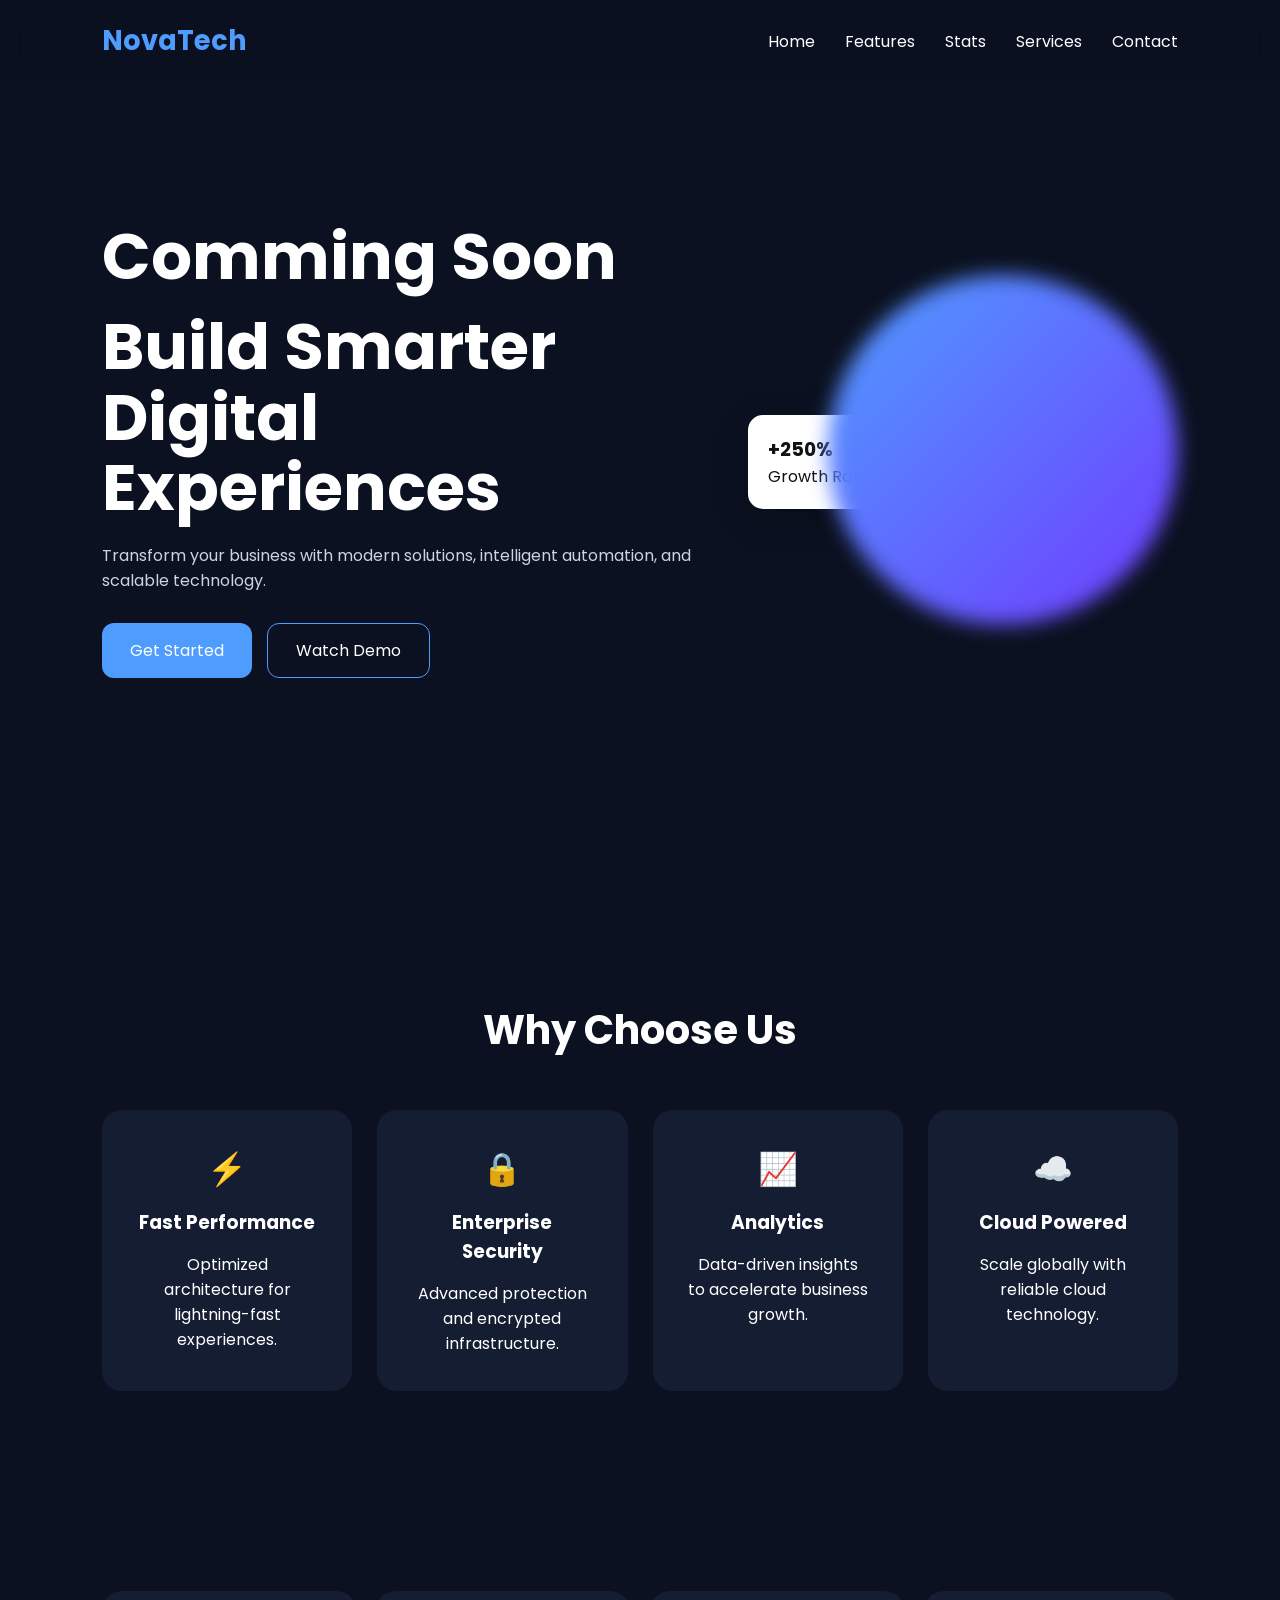
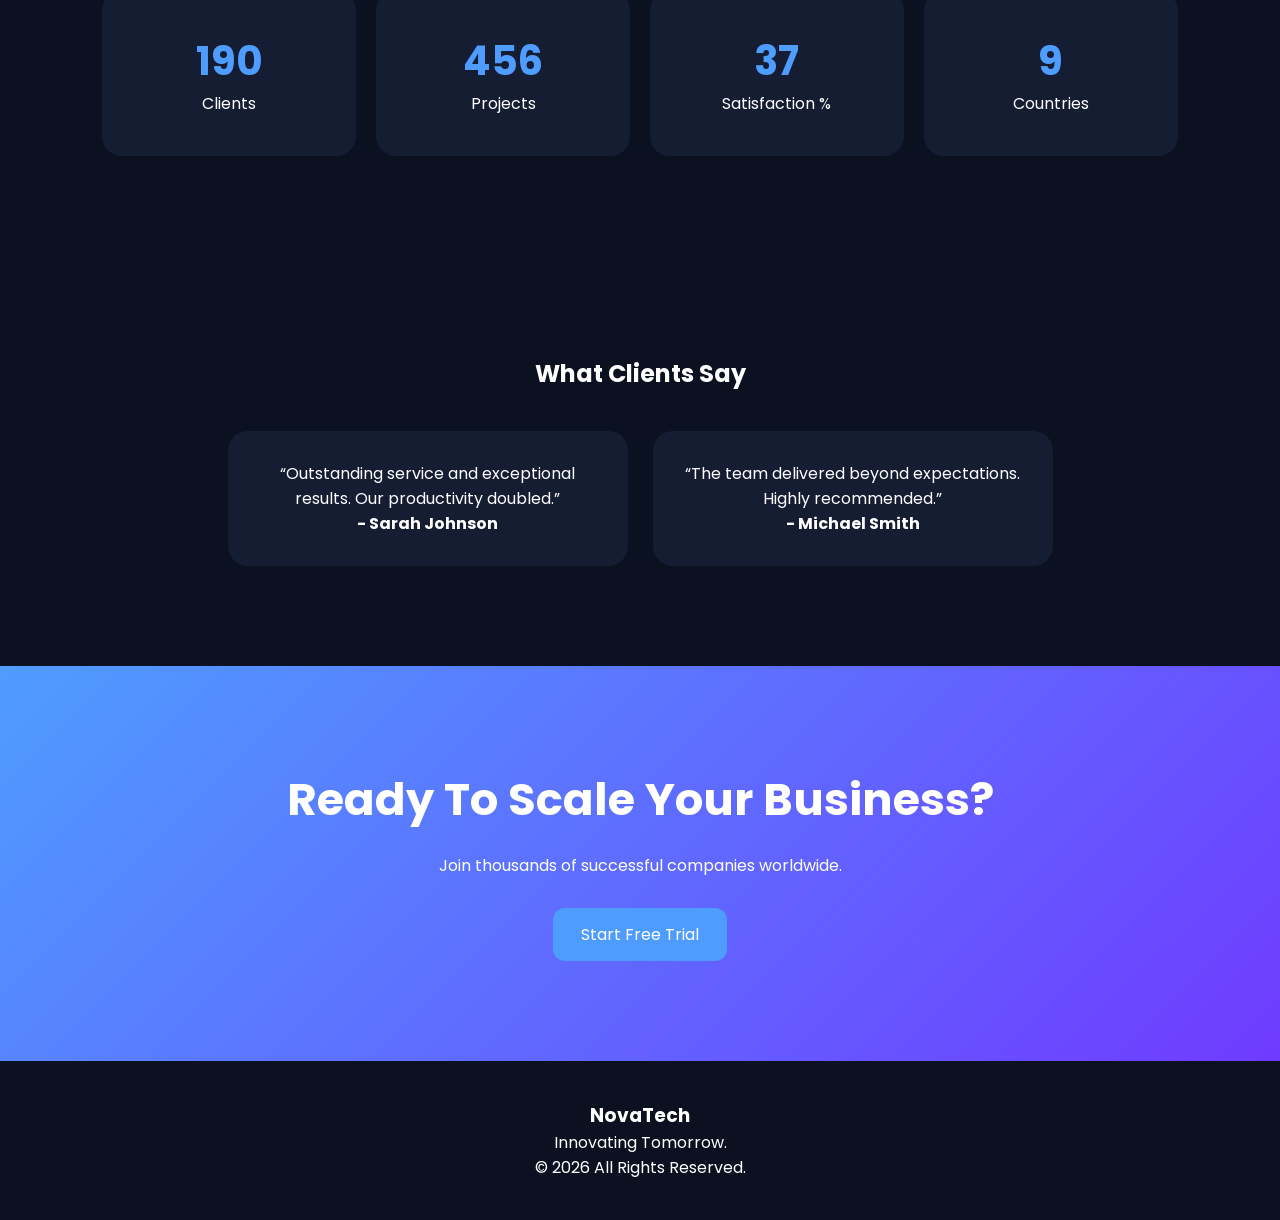
<file: index.html>
<!DOCTYPE html>
<html lang="en">
<head>
    <meta charset="UTF-8">
    <meta name="viewport" content="width=device-width, initial-scale=1.0">
    <title>NovaTech - Future of Innovation</title>

    <link rel="stylesheet" href="./css/style.css"
    ./style.css">

    <link rel="preconnect" href="https://fonts.googleapis.com">
    <link href="https://fonts.googleapis.com/css2?family=Poppins:wght@300;400;500;600;700;800&display=swap" rel="stylesheet">
</head>
<body>

    <header>
        <nav class="navbar">
            <div class="logo">NovaTech</div>

            <ul class="nav-links" id="navLinks">
                <li><a href="#home">Home</a></li>
                <li><a href="#features">Features</a></li>
                <li><a href="#stats">Stats</a></li>
                <li><a href="service.html">Services</a></li>
                <li><a href="#contact">Contact</a></li>
            </ul>

            <div class="menu-btn" id="menuBtn">
                ☰
            </div>
        </nav>
    </header>

    <!-- Hero Section -->
    <section class="hero" id="home">
        <div class="hero-content">
            <h1>Comming Soon</h1>
            <h1>Build Smarter Digital Experiences</h1>
            <p>
                Transform your business with modern solutions,
                intelligent automation, and scalable technology.
            </p>

            <div class="hero-buttons">
                <button class="primary-btn">Get Started</button>
                <button class="secondary-btn">Watch Demo</button>
            </div>
        </div>

        <div class="hero-image">
            <div class="floating-card">
                <h3>+250%</h3>
                <p>Growth Rate</p>
            </div>

            <div class="circle"></div>
        </div>
    </section>

    <!-- Features -->
    <section class="features" id="features">
        <h2>Why Choose Us</h2>

        <div class="feature-grid">

            <div class="card">
                <span>⚡</span>
                <h3>Fast Performance</h3>
                <p>Optimized architecture for lightning-fast experiences.</p>
            </div>

            <div class="card">
                <span>🔒</span>
                <h3>Enterprise Security</h3>
                <p>Advanced protection and encrypted infrastructure.</p>
            </div>

            <div class="card">
                <span>📈</span>
                <h3>Analytics</h3>
                <p>Data-driven insights to accelerate business growth.</p>
            </div>

            <div class="card">
                <span>☁️</span>
                <h3>Cloud Powered</h3>
                <p>Scale globally with reliable cloud technology.</p>
            </div>

        </div>
    </section>

    <!-- Stats -->
    <section class="stats" id="stats">
        <div class="stat-box">
            <h3 class="counter" data-target="500">0</h3>
            <p>Clients</p>
        </div>

        <div class="stat-box">
            <h3 class="counter" data-target="1200">0</h3>
            <p>Projects</p>
        </div>

        <div class="stat-box">
            <h3 class="counter" data-target="98">0</h3>
            <p>Satisfaction %</p>
        </div>

        <div class="stat-box">
            <h3 class="counter" data-target="24">0</h3>
            <p>Countries</p>
        </div>
    </section>

    <!-- Testimonials -->
    <section class="testimonials" id="testimonials">
        <h2>What Clients Say</h2>

        <div class="testimonial-container">

            <div class="testimonial">
                <p>
                    “Outstanding service and exceptional results.
                    Our productivity doubled.”
                </p>
                <h4>- Sarah Johnson</h4>
            </div>

            <div class="testimonial">
                <p>
                    “The team delivered beyond expectations.
                    Highly recommended.”
                </p>
                <h4>- Michael Smith</h4>
            </div>

        </div>
    </section>

    <!-- CTA -->
    <section class="cta">
        <h2>Ready To Scale Your Business?</h2>
        <p>Join thousands of successful companies worldwide.</p>

        <button class="primary-btn">Start Free Trial</button>
    </section>

    <!-- Footer -->
    <footer id="contact">
        <h3>NovaTech</h3>
        <p>Innovating Tomorrow.</p>
        <p>© 2026 All Rights Reserved.</p>
    </footer>

    <script src="./java/app.js"></script>
</body>
</html>
</file>
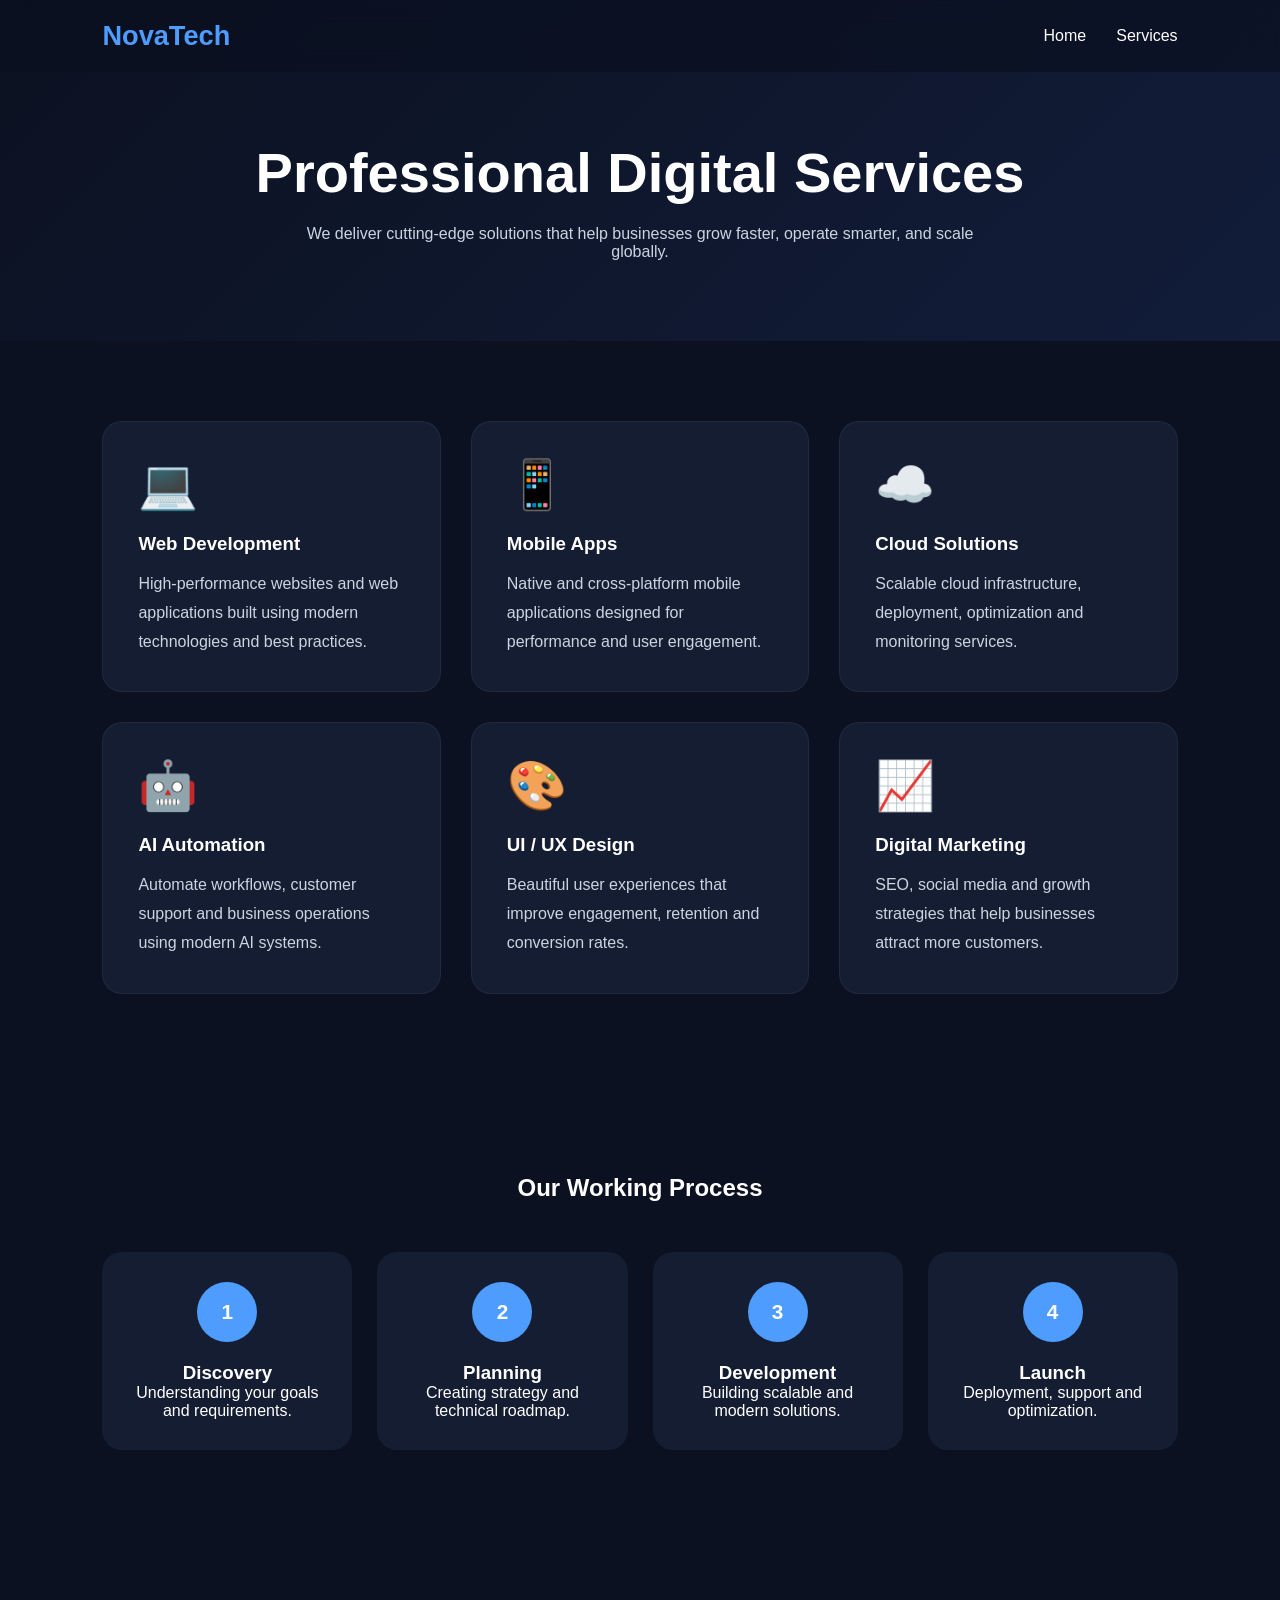
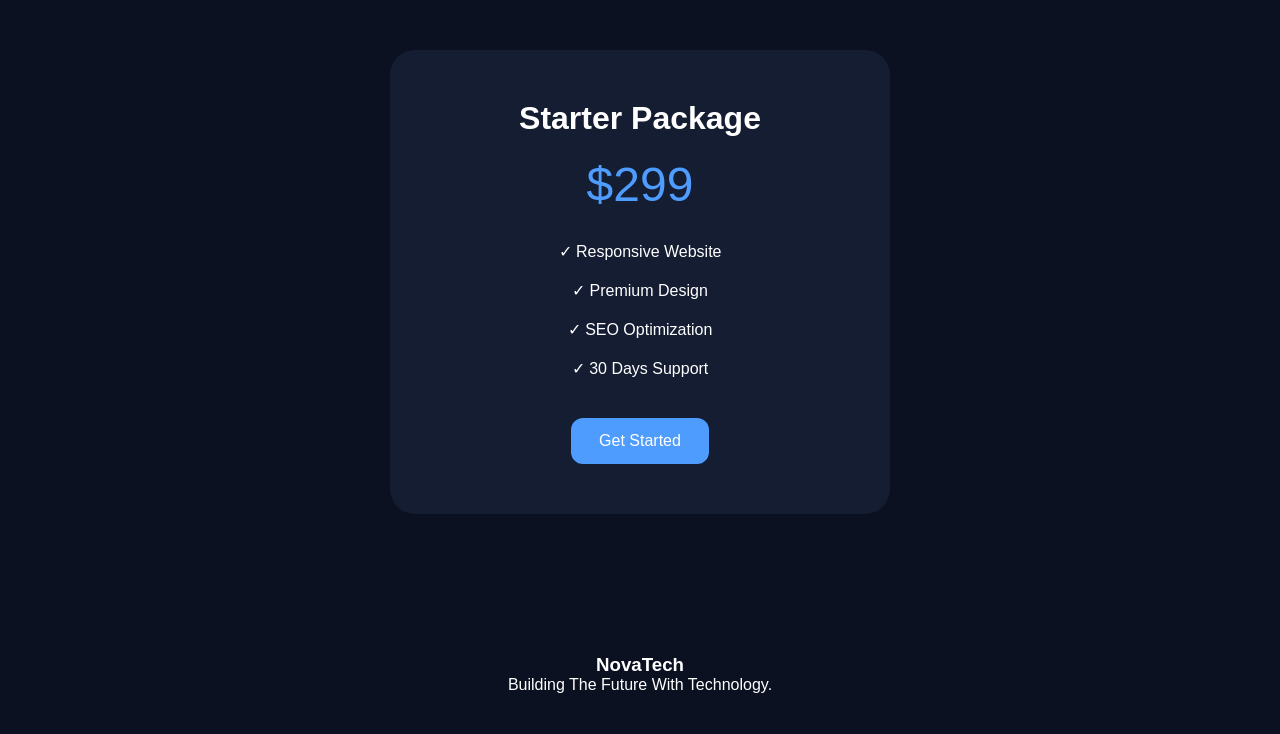
<file: service.html>
<!DOCTYPE html>
<html lang="en">
<head>
    <meta charset="UTF-8">
    <meta name="viewport" content="width=device-width, initial-scale=1.0">
    <title>NovaTech Services</title>

    <link rel="stylesheet" href="./css/style.css">

</head>
<body>

<header>
    <nav class="navbar">
        <div class="logo">NovaTech</div>

        <ul class="nav-links">
            <li><a href="index.html">Home</a></li>
            <li><a href="service.html">Services</a></li>
        </ul>
    </nav>
</header>

<!-- Hero -->

<section class="service-hero">

    <h1>Professional Digital Services</h1>

    <p>
        We deliver cutting-edge solutions that help businesses
        grow faster, operate smarter, and scale globally.
    </p>

</section>

<!-- Services -->

<section class="services-section">

    <div class="service-grid">

        <div class="service-card">
            <div class="service-icon">💻</div>
            <h3>Web Development</h3>
            <p>
                High-performance websites and web applications
                built using modern technologies and best practices.
            </p>
        </div>

        <div class="service-card">
            <div class="service-icon">📱</div>
            <h3>Mobile Apps</h3>
            <p>
                Native and cross-platform mobile applications
                designed for performance and user engagement.
            </p>
        </div>

        <div class="service-card">
            <div class="service-icon">☁️</div>
            <h3>Cloud Solutions</h3>
            <p>
                Scalable cloud infrastructure, deployment,
                optimization and monitoring services.
            </p>
        </div>

        <div class="service-card">
            <div class="service-icon">🤖</div>
            <h3>AI Automation</h3>
            <p>
                Automate workflows, customer support and business
                operations using modern AI systems.
            </p>
        </div>

        <div class="service-card">
            <div class="service-icon">🎨</div>
            <h3>UI / UX Design</h3>
            <p>
                Beautiful user experiences that improve engagement,
                retention and conversion rates.
            </p>
        </div>

        <div class="service-card">
            <div class="service-icon">📈</div>
            <h3>Digital Marketing</h3>
            <p>
                SEO, social media and growth strategies that help
                businesses attract more customers.
            </p>
        </div>

    </div>

</section>

<!-- Process -->

<section class="process">

    <h2>Our Working Process</h2>

    <div class="steps">

        <div class="step">
            <div class="step-number">1</div>
            <h3>Discovery</h3>
            <p>Understanding your goals and requirements.</p>
        </div>

        <div class="step">
            <div class="step-number">2</div>
            <h3>Planning</h3>
            <p>Creating strategy and technical roadmap.</p>
        </div>

        <div class="step">
            <div class="step-number">3</div>
            <h3>Development</h3>
            <p>Building scalable and modern solutions.</p>
        </div>

        <div class="step">
            <div class="step-number">4</div>
            <h3>Launch</h3>
            <p>Deployment, support and optimization.</p>
        </div>

    </div>

</section>

<!-- Pricing -->

<section class="pricing-preview">

    <div class="pricing-box">

        <h3>Starter Package</h3>

        <div class="price">$299</div>

        <ul>
            <li>✓ Responsive Website</li>
            <li>✓ Premium Design</li>
            <li>✓ SEO Optimization</li>
            <li>✓ 30 Days Support</li>
        </ul>

        <button class="primary-btn">
            Get Started
        </button>

    </div>

</section>

<footer>
    <h3>NovaTech</h3>
    <p>Building The Future With Technology.</p>
</footer>

<script src="./java/app.js"></script>

</body>
</html>
</file>
<file: css/style.css>
*{
    margin:0;
    padding:0;
    box-sizing:border-box;
    font-family:'Poppins',sans-serif;
}

html{
    scroll-behavior:smooth;
}

body{
    background:#0b1120;
    color:white;
    overflow-x:hidden;
}

/* Navbar */

.navbar{
    position:fixed;
    top:0;
    width:100%;
    display:flex;
    justify-content:space-between;
    align-items:center;
    padding:20px 8%;
    backdrop-filter:blur(12px);
    background:rgba(11,17,32,.7);
    z-index:1000;
}

.logo{
    font-size:1.7rem;
    font-weight:700;
    color:#4f9cff;
}

.nav-links{
    display:flex;
    list-style:none;
    gap:30px;
}

.nav-links a{
    text-decoration:none;
    color:white;
    transition:.3s;
}

.nav-links a:hover{
    color:#4f9cff;
}

.menu-btn{
    display:none;
    font-size:1.8rem;
    cursor:pointer;
}

/* Hero */

.hero{
    min-height:100vh;
    display:flex;
    align-items:center;
    justify-content:space-between;
    padding:120px 8%;
}

.hero-content{
    max-width:600px;
}

.hero-content h1{
    font-size:4rem;
    line-height:1.1;
    margin-bottom:20px;
}

.hero-content p{
    color:#cbd5e1;
    margin-bottom:30px;
}

.hero-buttons{
    display:flex;
    gap:15px;
}

.primary-btn,
.secondary-btn{
    padding:14px 28px;
    border:none;
    border-radius:12px;
    cursor:pointer;
    transition:.4s;
    font-size:1rem;
}

.primary-btn{
    background:#4f9cff;
    color:white;
}

.primary-btn:hover{
    transform:translateY(-5px);
}

.secondary-btn{
    background:transparent;
    border:1px solid #4f9cff;
    color:white;
}

.hero-image{
    position:relative;
}

.circle{
    width:350px;
    height:350px;
    border-radius:50%;
    background:linear-gradient(135deg,#4f9cff,#6f3bff);
    filter:blur(10px);
    animation:float 4s ease-in-out infinite;
}

.floating-card{
    position:absolute;
    top:40%;
    left:-80px;
    background:white;
    color:#111;
    padding:20px;
    border-radius:15px;
    box-shadow:0 10px 40px rgba(0,0,0,.2);
    animation:floatCard 3s infinite ease-in-out;
}

@keyframes float{
    50%{
        transform:translateY(-20px);
    }
}

@keyframes floatCard{
    50%{
        transform:translateY(-15px);
    }
}

/* Features */

.features{
    padding:100px 8%;
    text-align:center;
}

.features h2{
    margin-bottom:50px;
    font-size:2.5rem;
}

.feature-grid{
    display:grid;
    grid-template-columns:repeat(auto-fit,minmax(250px,1fr));
    gap:25px;
}

.card{
    background:#151d33;
    padding:35px;
    border-radius:20px;
    transition:.4s;
}

.card:hover{
    transform:translateY(-10px);
    background:#1d2744;
}

.card span{
    font-size:2rem;
}

.card h3{
    margin:15px 0;
}

/* Stats */

.stats{
    display:grid;
    grid-template-columns:repeat(auto-fit,minmax(180px,1fr));
    padding:100px 8%;
    text-align:center;
    gap:20px;
}

.stat-box{
    background:#151d33;
    padding:40px;
    border-radius:20px;
}

.stat-box h3{
    color:#4f9cff;
    font-size:2.5rem;
}

/* Testimonials */

.testimonials{
    padding:100px 8%;
    text-align:center;
}

.testimonial-container{
    display:flex;
    gap:25px;
    justify-content:center;
    flex-wrap:wrap;
    margin-top:40px;
}

.testimonial{
    max-width:400px;
    background:#151d33;
    padding:30px;
    border-radius:20px;
}

/* CTA */

.cta{
    text-align:center;
    padding:100px 8%;
    background:linear-gradient(135deg,#4f9cff,#6f3bff);
}

.cta h2{
    font-size:2.8rem;
    margin-bottom:20px;
}

.cta p{
    margin-bottom:30px;
}

/* Footer */

footer{
    text-align:center;
    padding:40px;
}

/* Mobile */

@media(max-width:768px){

    .hero{
        flex-direction:column;
        text-align:center;
        gap:60px;
    }

    .hero-content h1{
        font-size:2.8rem;
    }

    .nav-links{
        position:absolute;
        top:80px;
        left:0;
        width:100%;
        background:#111827;
        flex-direction:column;
        text-align:center;
        padding:20px;
        display:none;
    }

    .nav-links.active{
        display:flex;
    }

    .menu-btn{
        display:block;
    }

    .circle{
        width:250px;
        height:250px;
    }

    .floating-card{
        left:-20px;
    }
}
  .service-hero{
            padding:140px 8% 80px;
            text-align:center;
            background:linear-gradient(
                135deg,
                #0b1120,
                #121d3a
            );
        }

        .service-hero h1{
            font-size:3.5rem;
            margin-bottom:20px;
        }

        .service-hero p{
            color:#cbd5e1;
            max-width:700px;
            margin:auto;
        }

        .services-section{
            padding:80px 8%;
        }

        .service-grid{
            display:grid;
            grid-template-columns:repeat(auto-fit,minmax(300px,1fr));
            gap:30px;
        }

        .service-card{
            background:#151d33;
            padding:35px;
            border-radius:20px;
            transition:0.4s;
            border:1px solid rgba(255,255,255,.05);
        }

        .service-card:hover{
            transform:translateY(-10px);
            box-shadow:0 20px 40px rgba(79,156,255,.15);
        }

        .service-icon{
            font-size:3rem;
            margin-bottom:20px;
        }

        .service-card h3{
            margin-bottom:15px;
        }

        .service-card p{
            color:#cbd5e1;
            line-height:1.8;
        }

        .process{
            padding:100px 8%;
            text-align:center;
        }

        .process h2{
            margin-bottom:50px;
        }

        .steps{
            display:grid;
            grid-template-columns:repeat(auto-fit,minmax(250px,1fr));
            gap:25px;
        }

        .step{
            background:#151d33;
            padding:30px;
            border-radius:20px;
        }

        .step-number{
            width:60px;
            height:60px;
            background:#4f9cff;
            border-radius:50%;
            display:flex;
            align-items:center;
            justify-content:center;
            margin:auto auto 20px;
            font-weight:bold;
            font-size:1.3rem;
        }

        .pricing-preview{
            padding:100px 8%;
            text-align:center;
        }

        .pricing-box{
            background:#151d33;
            max-width:500px;
            margin:auto;
            padding:50px;
            border-radius:25px;
        }

        .pricing-box h3{
            font-size:2rem;
            margin-bottom:10px;
        }

        .price{
            font-size:3rem;
            color:#4f9cff;
            margin:20px 0;
        }

        .pricing-box ul{
            list-style:none;
            margin-bottom:30px;
        }

        .pricing-box li{
            padding:10px;
        }
</file>
